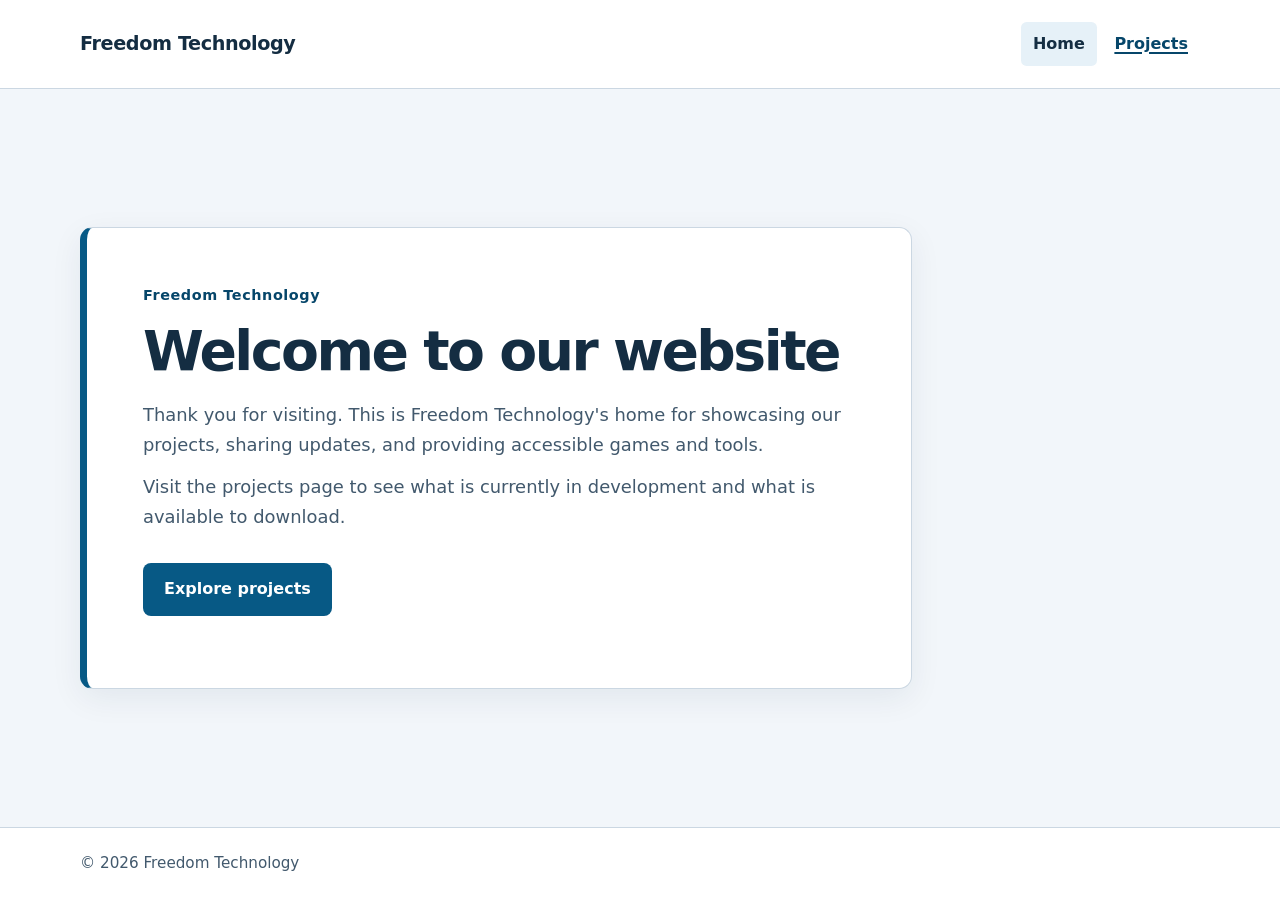
<file: docs/index.html>
<!doctype html>
<html lang="en">
<head>
  <meta charset="utf-8">
  <meta name="viewport" content="width=device-width, initial-scale=1">
  <meta name="description" content="Freedom Technology projects: accessible 3D audio games and tools in active development and available to download.">
  <meta name="theme-color" content="#102a43">
  <title>Freedom Technology — Home</title>
  <link rel="stylesheet" href="styles.css">
</head>
<body>
  <a class="skip-link" href="#content">Skip to main content</a>
  <header class="site-header">
    <div class="container header-inner">
      <p class="site-name">Freedom Technology</p>
      <nav aria-label="Main navigation">
        <ul class="nav-list">
          <li><a aria-current="page" href="index.html">Home</a></li>
          <li><a href="projects.html">Projects</a></li>
        </ul>
      </nav>
    </div>
  </header>
  <main id="content" class="home-main container">
    <section class="welcome" aria-labelledby="welcome-title">
      <p class="eyebrow">Freedom Technology</p>
      <h1 id="welcome-title">Welcome to our website</h1>
      <p class="welcome-copy">Thank you for visiting. This is Freedom Technology's home for showcasing our projects, sharing updates, and providing accessible games and tools.</p>
      <p class="welcome-copy">Visit the projects page to see what is currently in development and what is available to download.</p>
      <p style="margin-top: 2rem;"><a href="projects.html" class="btn btn-primary">Explore projects</a></p>
    </section>
  </main>
  <footer class="site-footer">
    <div class="container footer-inner"><p>© 2026 Freedom Technology</p></div>
  </footer>
</body>
</html>
</file>
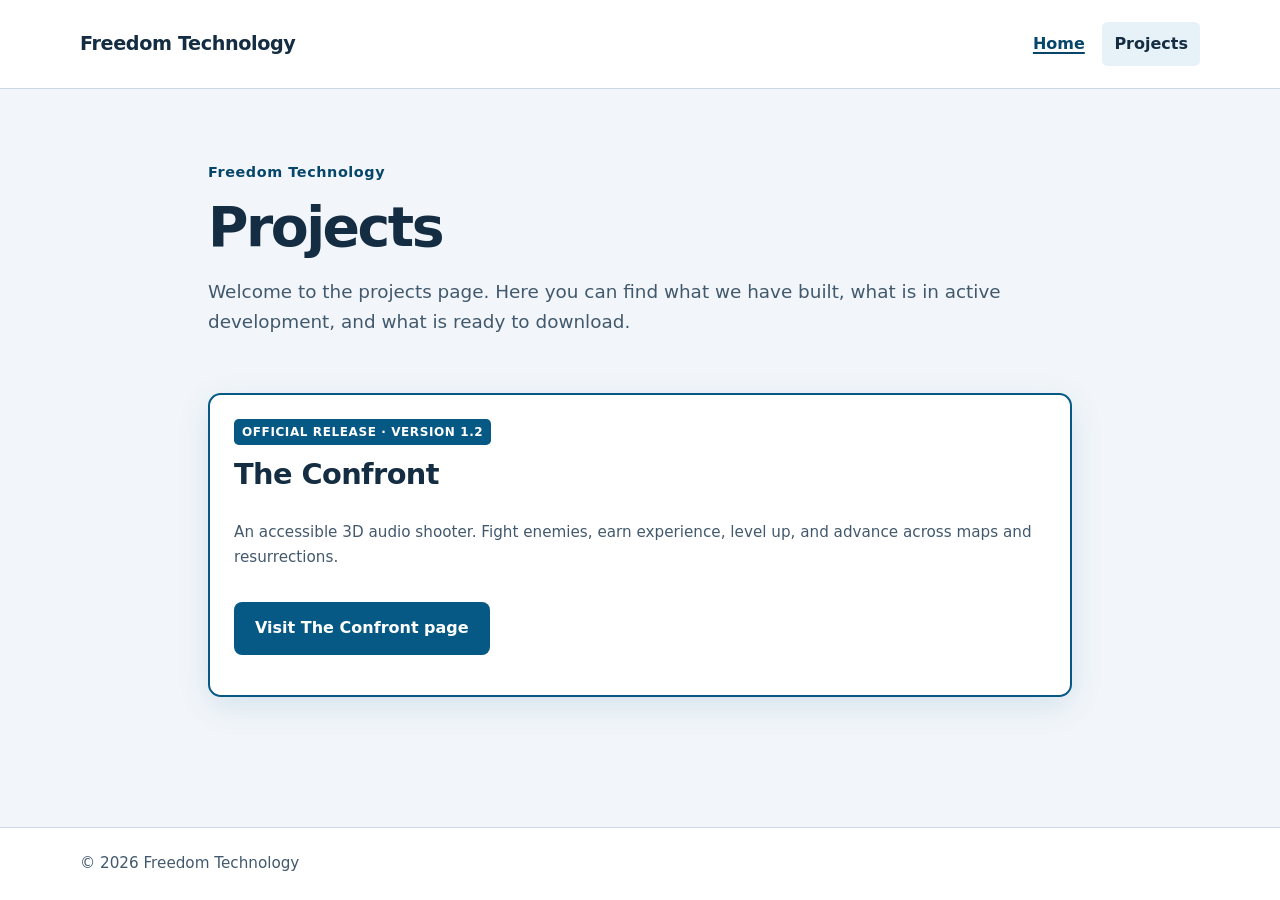
<file: docs/projects.html>
<!doctype html>
<html lang="en">
<head>
  <meta charset="utf-8">
  <meta name="viewport" content="width=device-width, initial-scale=1">
  <meta name="description" content="Explore Freedom Technology projects, including The Confront, an accessible 3D audio shooter in active development.">
  <meta name="theme-color" content="#102a43">
  <title>Freedom Technology — Projects</title>
  <link rel="stylesheet" href="styles.css">
</head>
<body>
  <a class="skip-link" href="#content">Skip to main content</a>
  <header class="site-header">
    <div class="container header-inner">
      <p class="site-name">Freedom Technology</p>
      <nav aria-label="Main navigation">
        <ul class="nav-list">
          <li><a href="index.html">Home</a></li>
          <li><a aria-current="page" href="projects.html">Projects</a></li>
        </ul>
      </nav>
    </div>
  </header>
  <main id="content" class="container page-main">
    <header class="page-heading">
      <p class="eyebrow">Freedom Technology</p>
      <h1>Projects</h1>
      <p class="lead">Welcome to the projects page. Here you can find what we have built, what is in active development, and what is ready to download.</p>
    </header>
    <section class="download-card featured" aria-labelledby="confront-title">
      <span class="card-tag">Official Release · version 1.2</span>
      <h2 id="confront-title">The Confront</h2>
      <p class="card-desc">An accessible 3D audio shooter. Fight enemies, earn experience, level up, and advance across maps and resurrections.</p>
      <p><a class="btn btn-primary" href="the-confront.html">Visit The Confront page</a></p>
    </section>
  </main>
  <footer class="site-footer">
    <div class="container footer-inner"><p>© 2026 Freedom Technology</p></div>
  </footer>
</body>
</html>
</file>
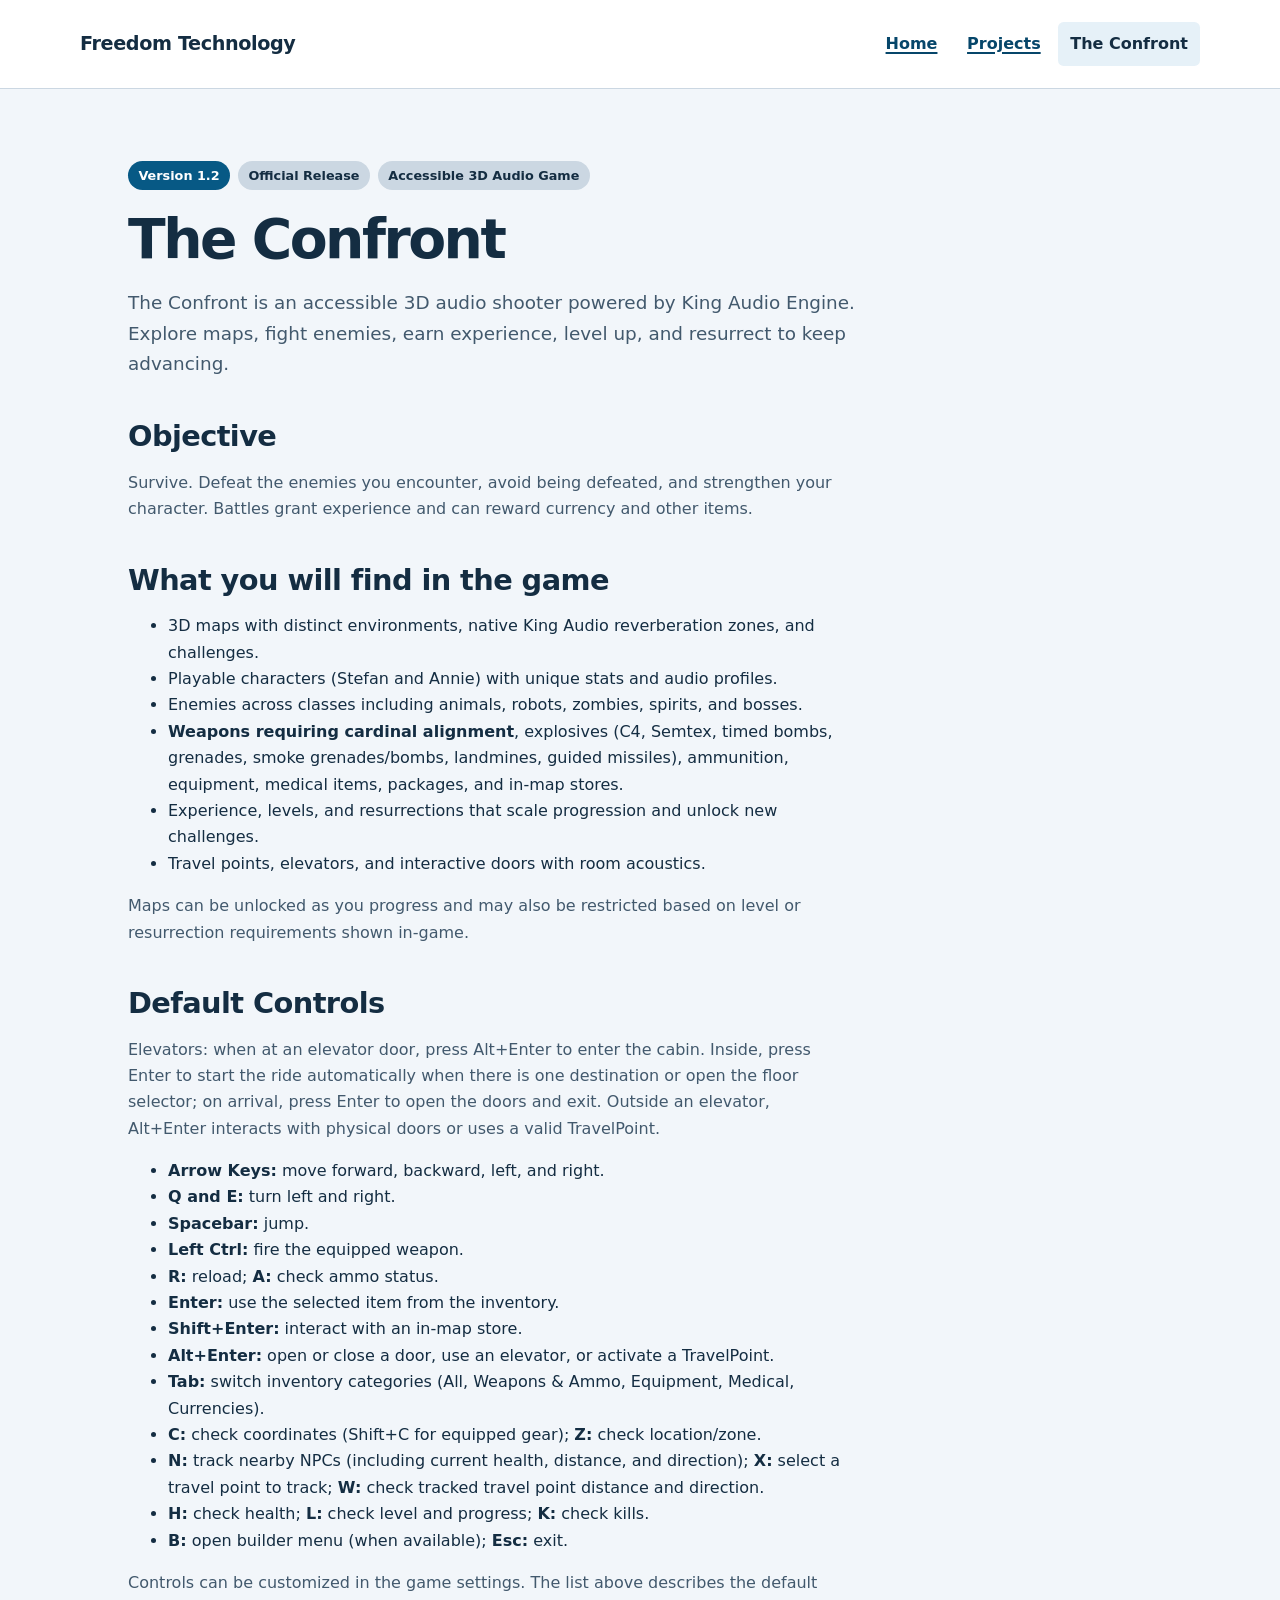
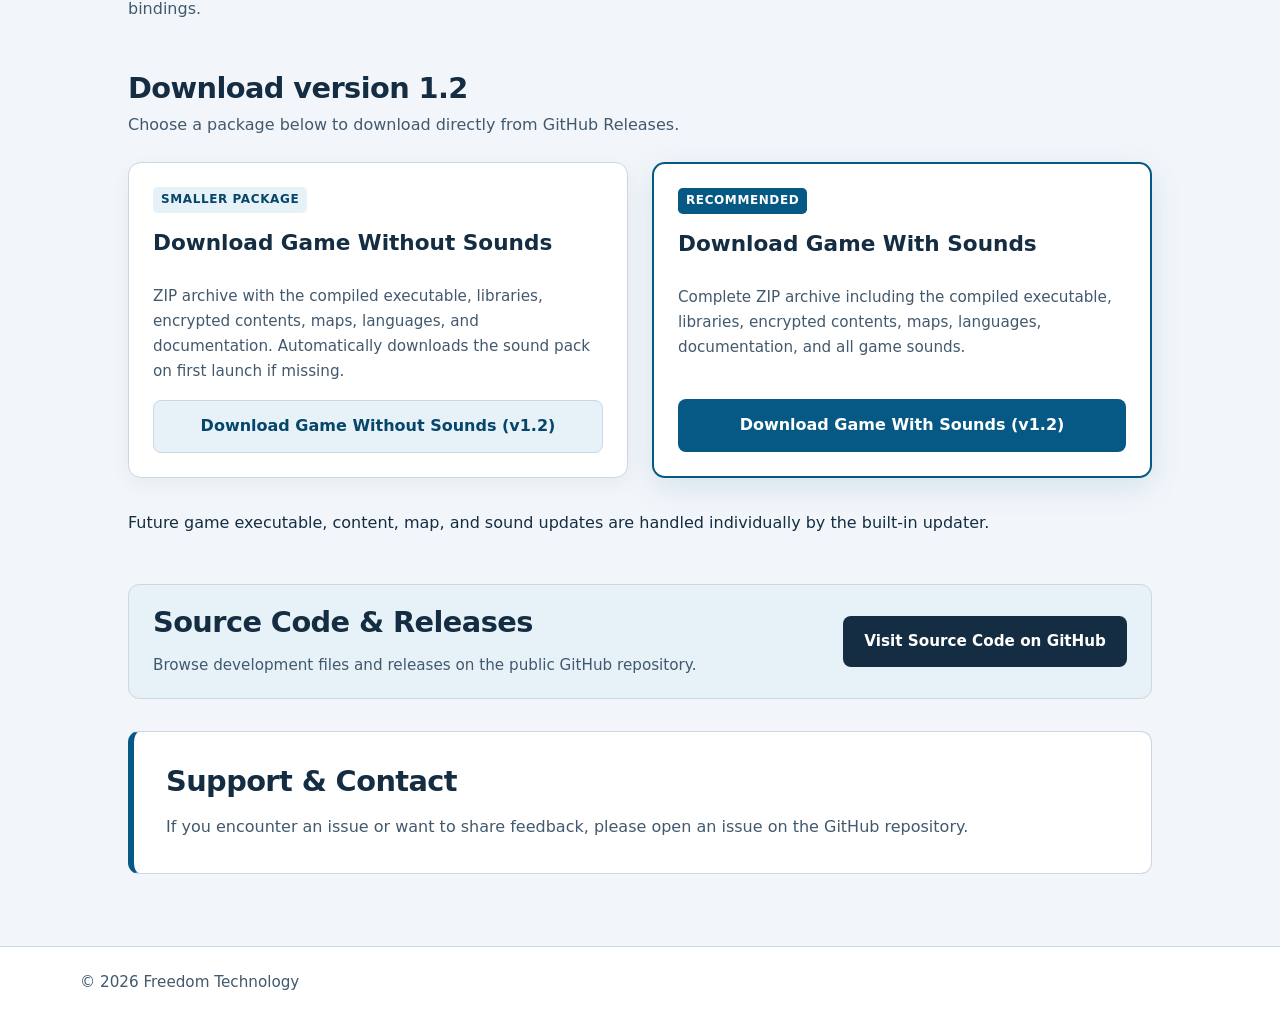
<file: docs/the-confront.html>
<!doctype html>
<html lang="en">
<head>
  <meta charset="utf-8">
  <meta name="viewport" content="width=device-width, initial-scale=1">
  <meta name="description" content="Official page for The Confront: game information, controls, updates, and downloads for version 1.1.">
  <meta name="theme-color" content="#102a43">
  <title>The Confront — Freedom Technology</title>
  <link rel="stylesheet" href="styles.css">
</head>
<body>
  <a class="skip-link" href="#content">Skip to main content</a>
  <header class="site-header">
    <div class="container header-inner">
      <p class="site-name">Freedom Technology</p>
      <nav aria-label="Main navigation">
        <ul class="nav-list">
          <li><a href="index.html">Home</a></li>
          <li><a href="projects.html">Projects</a></li>
          <li><a aria-current="page" href="the-confront.html">The Confront</a></li>
        </ul>
      </nav>
    </div>
  </header>
  <main id="content" class="container page-main game-page">
    <header class="game-hero page-heading">
      <div class="badge-row"><span class="badge badge-accent">Version 1.2</span><span class="badge">Official Release</span><span class="badge">Accessible 3D Audio Game</span></div>
      <h1>The Confront</h1>
      <p class="lead">The Confront is an accessible 3D audio shooter powered by King Audio Engine. Explore maps, fight enemies, earn experience, level up, and resurrect to keep advancing.</p>
    </header>

    <section class="content-section" aria-labelledby="goal-title">
      <h2 id="goal-title">Objective</h2>
      <p>Survive. Defeat the enemies you encounter, avoid being defeated, and strengthen your character. Battles grant experience and can reward currency and other items.</p>
    </section>

    <section class="content-section" aria-labelledby="gameplay-title">
      <h2 id="gameplay-title">What you will find in the game</h2>
      <ul>
        <li>3D maps with distinct environments, native King Audio reverberation zones, and challenges.</li>
        <li>Playable characters (Stefan and Annie) with unique stats and audio profiles.</li>
        <li>Enemies across classes including animals, robots, zombies, spirits, and bosses.</li>
        <li><strong>Weapons requiring cardinal alignment</strong>, explosives (C4, Semtex, timed bombs, grenades, smoke grenades/bombs, landmines, guided missiles), ammunition, equipment, medical items, packages, and in-map stores.</li>
        <li>Experience, levels, and resurrections that scale progression and unlock new challenges.</li>
        <li>Travel points, elevators, and interactive doors with room acoustics.</li>
      </ul>
      <p>Maps can be unlocked as you progress and may also be restricted based on level or resurrection requirements shown in-game.</p>
    </section>

    <section class="content-section" aria-labelledby="controls-title">
      <h2 id="controls-title">Default Controls</h2>
      <p>Elevators: when at an elevator door, press Alt+Enter to enter the cabin. Inside, press Enter to start the ride automatically when there is one destination or open the floor selector; on arrival, press Enter to open the doors and exit. Outside an elevator, Alt+Enter interacts with physical doors or uses a valid TravelPoint.</p>
      <ul>
        <li><strong>Arrow Keys:</strong> move forward, backward, left, and right.</li>
        <li><strong>Q and E:</strong> turn left and right.</li>
        <li><strong>Spacebar:</strong> jump.</li>
        <li><strong>Left Ctrl:</strong> fire the equipped weapon.</li>
        <li><strong>R:</strong> reload; <strong>A:</strong> check ammo status.</li>
        <li><strong>Enter:</strong> use the selected item from the inventory.</li>
        <li><strong>Shift+Enter:</strong> interact with an in-map store.</li>
        <li><strong>Alt+Enter:</strong> open or close a door, use an elevator, or activate a TravelPoint.</li>
        <li><strong>Tab:</strong> switch inventory categories (All, Weapons &amp; Ammo, Equipment, Medical, Currencies).</li>
        <li><strong>C:</strong> check coordinates (Shift+C for equipped gear); <strong>Z:</strong> check location/zone.</li>
        <li><strong>N:</strong> track nearby NPCs (including current health, distance, and direction); <strong>X:</strong> select a travel point to track; <strong>W:</strong> check tracked travel point distance and direction.</li>
        <li><strong>H:</strong> check health; <strong>L:</strong> check level and progress; <strong>K:</strong> check kills.</li>
        <li><strong>B:</strong> open builder menu (when available); <strong>Esc:</strong> exit.</li>
      </ul>
      <p>Controls can be customized in the game settings. The list above describes the default bindings.</p>
    </section>

    <section class="download-section" aria-labelledby="downloads-title">
      <div class="section-header">
        <h2 id="downloads-title">Download version 1.2</h2>
        <p class="section-desc">Choose a package below to download directly from GitHub Releases.</p>
      </div>
      <div class="download-cards">
        <article class="download-card">
          <span class="card-tag">Smaller Package</span>
          <h3>Download Game Without Sounds</h3>
          <p class="card-desc">ZIP archive with the compiled executable, libraries, encrypted contents, maps, languages, and documentation. Automatically downloads the sound pack on first launch if missing.</p>
          <a class="btn btn-secondary" href="https://github.com/stefanmaster304-max/stefan_progects/releases/download/v1.2/the_confront_v1.2_no_sounds.zip">Download Game Without Sounds (v1.2)</a>
        </article>
        <article class="download-card featured">
          <span class="card-tag">Recommended</span>
          <h3>Download Game With Sounds</h3>
          <p class="card-desc">Complete ZIP archive including the compiled executable, libraries, encrypted contents, maps, languages, documentation, and all game sounds.</p>
          <a class="btn btn-primary" href="https://github.com/stefanmaster304-max/stefan_progects/releases/download/v1.2/the_confront_v1.2_full.zip">Download Game With Sounds (v1.2)</a>
        </article>
      </div>
      <p>Future game executable, content, map, and sound updates are handled individually by the built-in updater.</p>
    </section>

    <section class="source-code-bar" aria-labelledby="source-title">
      <div>
        <h2 id="source-title">Source Code &amp; Releases</h2>
        <p>Browse development files and releases on the public GitHub repository.</p>
      </div>
      <a class="btn btn-link-ext" href="https://github.com/stefanmaster304-max/stefan_progects/tree/main/games/the-confrontation">Visit Source Code on GitHub</a>
    </section>
    <section class="contact-panel" aria-labelledby="contact-title" style="margin-top: 2rem;">
      <h2 id="contact-title">Support &amp; Contact</h2>
      <p>If you encounter an issue or want to share feedback, please open an issue on the GitHub repository.</p>
    </section>
  </main>
  <footer class="site-footer">
    <div class="container footer-inner"><p>© 2026 Freedom Technology</p></div>
  </footer>
</body>
</html>
</file>
<file: docs/styles.css>
:root {
  color-scheme: light;
  --ink: #142d42;
  --muted: #42596d;
  --paper: #ffffff;
  --page: #f2f6fa;
  --line: #cbd7e2;
  --accent: #075985;
  --accent-dark: #06466a;
  --focus: #a33e00;
  --soft-blue: #e6f1f8;
  font-family: system-ui, -apple-system, BlinkMacSystemFont, "Segoe UI", sans-serif;
  font-size: 100%;
  line-height: 1.65;
  color: var(--ink);
  background: var(--page);
}

* { box-sizing: border-box; }

body {
  display: flex;
  min-width: 18rem;
  min-height: 100vh;
  flex-direction: column;
  margin: 0;
}

a { color: var(--accent-dark); text-decoration-thickness: 0.1em; text-underline-offset: 0.18em; }
a:hover { text-decoration-thickness: 0.16em; }
a:focus-visible { outline: 3px solid var(--focus); outline-offset: 4px; border-radius: 2px; }

.container { width: min(100% - 2rem, 70rem); margin-inline: auto; }
.skip-link {
  position: absolute;
  z-index: 5;
  top: 0.5rem;
  left: 0.5rem;
  padding: 0.65rem 0.9rem;
  transform: translateY(-160%);
  border: 2px solid var(--ink);
  border-radius: 0.4rem;
  background: var(--paper);
  color: var(--ink);
}
.skip-link:focus { transform: translateY(0); }

.site-header { border-bottom: 1px solid var(--line); background: var(--paper); }
.header-inner { display: flex; min-height: 5.5rem; align-items: center; justify-content: space-between; gap: 1.5rem; }
.site-name { margin: 0; font-size: 1.2rem; font-weight: 750; letter-spacing: -0.02em; }
.nav-list { display: flex; flex-wrap: wrap; gap: 0.35rem; margin: 0; padding: 0; list-style: none; }
.nav-list a { display: inline-block; padding: 0.55rem 0.75rem; border-radius: 0.35rem; font-weight: 650; }
.nav-list a[aria-current="page"] { background: var(--soft-blue); color: var(--ink); text-decoration: none; }

main { flex: 1; }
.home-main { display: grid; min-height: 31rem; align-content: center; padding-block: 4rem; }
.welcome { max-width: 52rem; padding: clamp(1.5rem, 5vw, 3.5rem); border: 1px solid var(--line); border-left: 0.45rem solid var(--accent); border-radius: 0.8rem; background: var(--paper); box-shadow: 0 0.6rem 2rem rgb(20 45 66 / 7%); }
.eyebrow { margin: 0 0 0.6rem; color: var(--accent-dark); font-size: 0.9rem; font-weight: 750; letter-spacing: 0.04em; }
h1, h2 { line-height: 1.2; text-wrap: balance; }
h1 { max-width: 22ch; margin: 0 0 1rem; font-size: clamp(2rem, 5vw, 3.45rem); letter-spacing: -0.045em; }
h2 { margin: 0 0 0.8rem; font-size: clamp(1.35rem, 3vw, 1.8rem); letter-spacing: -0.02em; }
.welcome-copy { max-width: 62ch; margin: 0.8rem 0 0; color: var(--muted); font-size: 1.12rem; }

.page-main { max-width: 54rem; padding-block: clamp(2rem, 6vw, 4.5rem); }
.page-heading { margin-bottom: clamp(2rem, 5vw, 3.5rem); }
.lead { max-width: 68ch; margin: 0; color: var(--muted); font-size: 1.15rem; }
.content-section { max-width: 70ch; margin-bottom: 2.5rem; }
.content-section p, .contact-panel p, .empty-state p { color: var(--muted); }
.contact-panel, .empty-state { padding: clamp(1.25rem, 4vw, 2rem); border: 1px solid var(--line); border-radius: 0.7rem; background: var(--paper); }
.contact-panel { border-left: 0.4rem solid var(--accent); }
.contact-panel p:last-child { margin-bottom: 0; }
.text-link { font-weight: 700; }
.empty-state { border-top: 0.4rem solid var(--accent); }
.empty-state p:last-child { margin-bottom: 0; }

.site-footer { margin-top: auto; border-top: 1px solid var(--line); background: var(--paper); }
.footer-inner { min-height: 4.5rem; display: flex; align-items: center; }
.footer-inner p { margin: 0; color: var(--muted); font-size: 0.95rem; }

@media (max-width: 42rem) {
  .header-inner { align-items: flex-start; flex-direction: column; justify-content: center; gap: 0.35rem; padding-block: 0.85rem; }
  .nav-list { gap: 0.1rem; }
  .nav-list a { padding: 0.45rem 0.6rem; }
  .home-main { min-height: 0; padding-block: 2rem; }
}

@media (forced-colors: active) {
  .welcome, .contact-panel, .empty-state, .download-card, .character-card, .alert-box { border: 1px solid CanvasText; }
  .welcome { border-left-width: 0.45rem; }
  .nav-list a[aria-current="page"] { outline: 1px solid CanvasText; }
}

/* --- Estilos para The Confront --- */
.game-page { max-width: 64rem; }
.badge-row { display: flex; flex-wrap: wrap; gap: 0.5rem; margin-bottom: 1rem; }
.badge { display: inline-block; padding: 0.25rem 0.65rem; border-radius: 999px; font-size: 0.8rem; font-weight: 700; background: var(--line); color: var(--ink); }
.badge-accent { background: var(--accent); color: var(--paper); }

.game-hero { margin-bottom: 2.5rem; }

/* Botões */
.btn {
  display: inline-flex;
  align-items: center;
  justify-content: center;
  gap: 0.5rem;
  padding: 0.75rem 1.25rem;
  border-radius: 0.5rem;
  font-weight: 700;
  text-decoration: none;
  cursor: pointer;
  transition: background-color 0.15s ease, transform 0.1s ease;
  border: 1px solid transparent;
}
.btn:hover { text-decoration: none; transform: translateY(-1px); }
.btn-primary { background: var(--accent); color: #ffffff !important; }
.btn-primary:hover { background: var(--accent-dark); }
.btn-secondary { background: var(--soft-blue); color: var(--accent-dark) !important; border-color: var(--line); }
.btn-secondary:hover { background: #d0e4f2; }
.btn-outline { background: var(--paper); color: var(--ink) !important; border-color: var(--line); }
.btn-outline:hover { background: var(--page); border-color: var(--muted); }
.btn-link-ext { background: var(--ink); color: #ffffff !important; font-size: 0.95rem; }
.btn-link-ext:hover { background: #0b1a28; }

/* Seção de Downloads */
.download-section { margin-block: 3rem; }
.download-section .section-header { margin-bottom: 1.5rem; }
.download-section .section-desc { color: var(--muted); margin-top: -0.4rem; }
.download-cards { display: grid; grid-template-columns: repeat(auto-fit, minmax(18rem, 1fr)); gap: 1.5rem; margin-bottom: 2rem; }

.download-card {
  display: flex;
  flex-direction: column;
  padding: 1.5rem;
  background: var(--paper);
  border: 1px solid var(--line);
  border-radius: 0.8rem;
  box-shadow: 0 0.4rem 1.2rem rgb(20 45 66 / 5%);
  position: relative;
}
.download-card.featured {
  border-color: var(--accent);
  box-shadow: 0 0.6rem 2rem rgb(7 89 133 / 12%);
  border-width: 2px;
}
.card-tag {
  display: inline-block;
  align-self: flex-start;
  font-size: 0.75rem;
  font-weight: 800;
  text-transform: uppercase;
  letter-spacing: 0.05em;
  padding: 0.2rem 0.5rem;
  border-radius: 0.3rem;
  margin-bottom: 0.75rem;
  background: var(--soft-blue);
  color: var(--accent-dark);
}
.download-card.featured .card-tag {
  background: var(--accent);
  color: #ffffff;
}
.download-card h3 { margin: 0 0 0.5rem; font-size: 1.35rem; }
.card-desc { font-size: 0.95rem; color: var(--muted); margin-bottom: 1rem; flex-grow: 1; }
.specs-list { list-style: none; padding: 0; margin: 0 0 1.5rem; border-top: 1px solid var(--line); padding-top: 0.75rem; font-size: 0.9rem; color: var(--muted); }
.specs-list li { margin-bottom: 0.35rem; }
.specs-list strong { color: var(--ink); }

.source-code-bar {
  display: flex;
  flex-wrap: wrap;
  align-items: center;
  justify-content: space-between;
  gap: 1.25rem;
  padding: 1.25rem 1.5rem;
  background: var(--soft-blue);
  border: 1px solid var(--line);
  border-radius: 0.7rem;
}
.source-code-bar h3 { margin: 0 0 0.25rem; font-size: 1.15rem; }
.source-code-bar p { margin: 0; color: var(--muted); font-size: 0.95rem; }

/* Blocos de Alerta / Citação */
.alert-box {
  padding: 1rem 1.25rem;
  margin-top: 1rem;
  border-left: 0.35rem solid #e69500;
  background: #fff8eb;
  border-radius: 0.4rem;
  color: #7a4600;
  font-size: 0.95rem;
}

/* Personagens */
.character-cards { display: grid; grid-template-columns: repeat(auto-fit, minmax(18rem, 1fr)); gap: 1.5rem; margin-top: 1.5rem; }
.character-card {
  padding: 1.5rem;
  background: var(--paper);
  border: 1px solid var(--line);
  border-radius: 0.7rem;
}
.character-card .char-header { display: flex; justify-content: space-between; align-items: center; margin-bottom: 0.75rem; }
.character-card h3 { margin: 0; font-size: 1.25rem; }
.char-desc { color: var(--muted); font-size: 0.95rem; margin-bottom: 1rem; }
.char-stats { list-style: none; padding: 0; margin: 0; font-size: 0.9rem; border-top: 1px solid var(--line); padding-top: 0.75rem; }
.char-stats li { margin-bottom: 0.4rem; }
.char-stats strong { color: var(--ink); }
</file>
